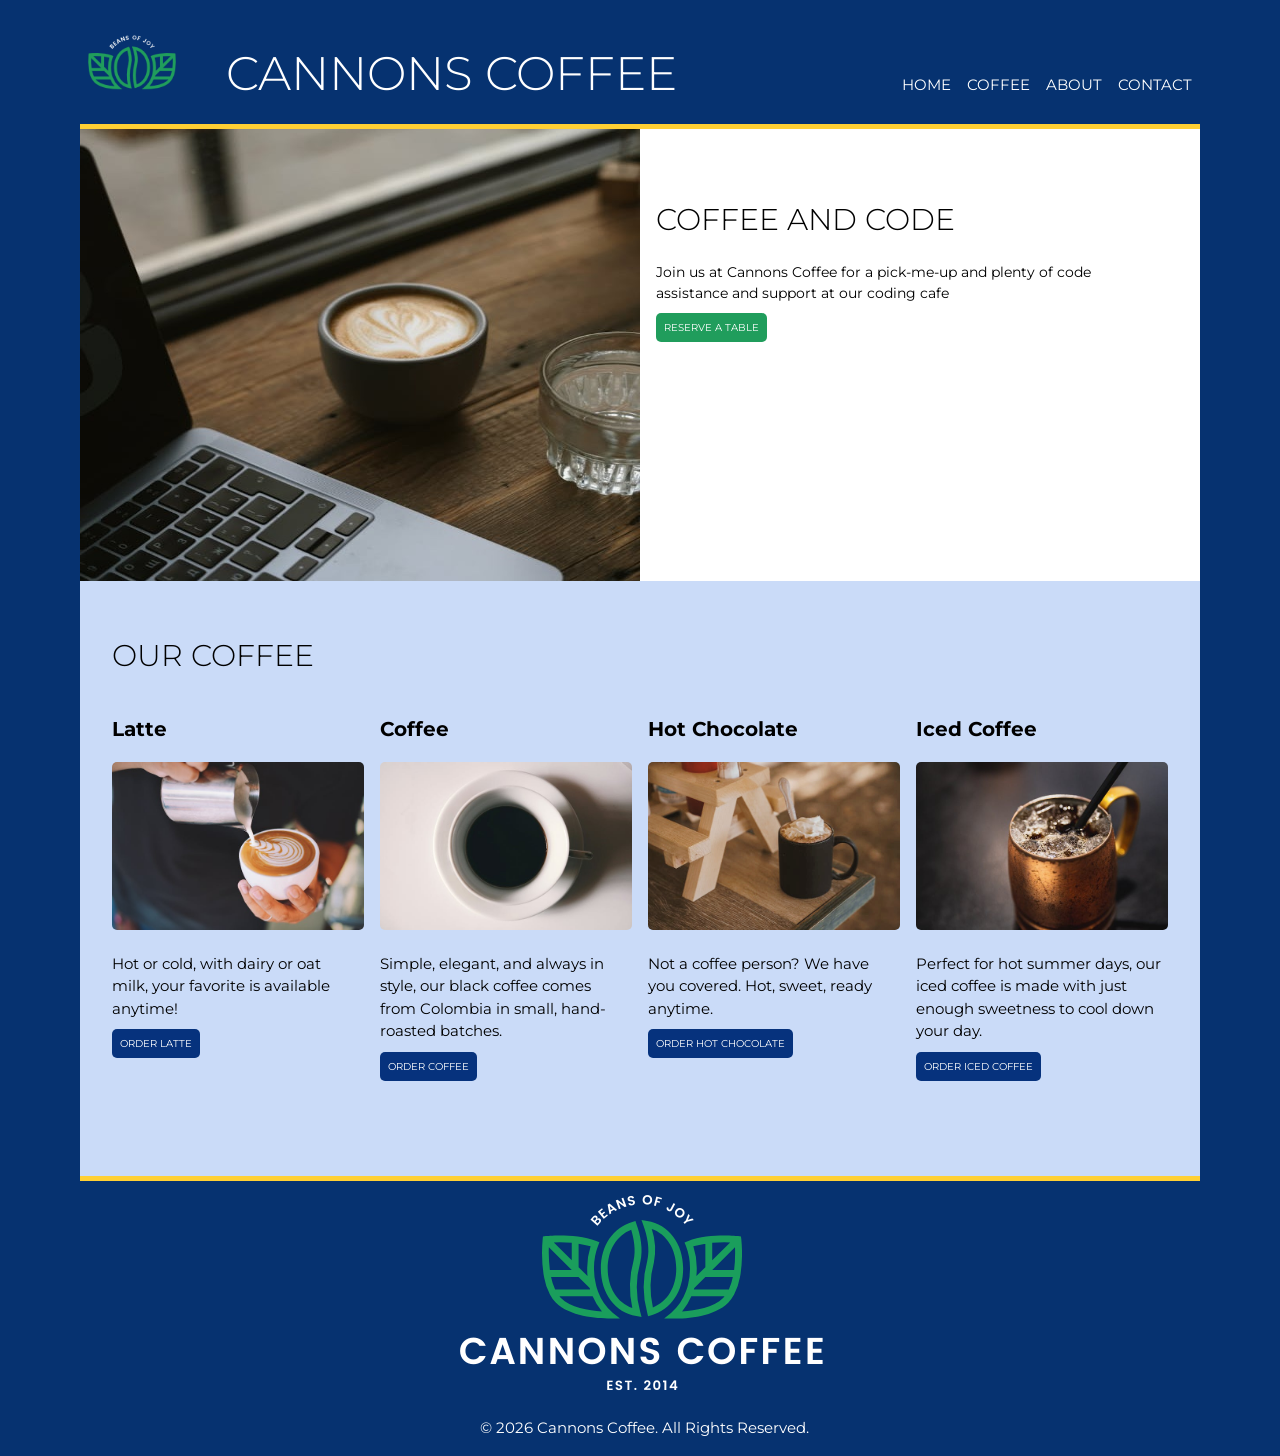
<file: index.html>
<!doctype html>
<html lang="en">
  <head>
    <meta charset="UTF-8" />
    <meta name="viewport" content="width=device-width, initial-scale=1.0" />
    <title>Cannon's Coffee</title>
    <link rel="stylesheet" href="css/styles.css" />
  </head>
  <body>
    <div class="wrapper">
      <header>
        <img
          class="logo"
          src="images/cc-logo.webp"
          alt="Cannons Coffee Logo, Beans of Joy"
        />
        <h1>CANNONS COFFEE</h1>
        <nav>
          <ul>
            <li><a href="index.html">Home</a></li>
            <!-- (link to index.html) - Hint: the value of your href will be the file path of index.html -->
            <li><a href="latte.html">Coffee</a></li>
            <!-- (link to latte.html) - Hint: the value of your href will be the file path of latte.html -->
            <li>
              <a
                href="https://joe.coffee/locations/ga/brookhaven/the-coffee-house-brookhaven-4cfa2951-f80b-4b94-889d-603ba0914e39/"
                target="_blank"
                >About</a
              >
            </li>
            <!-- (link to your favorite coffee house’s website, open in new tab) -->
            <li>
              <a href="mailto:epope1979@gmail.com" target="_blank">Contact</a>
            </li>
            <!-- (when clicked, opens an email to your professional email address. You may need to look this up!) -->
            <!-- Logo image: logo-nav.png
Alt text: Cannons Coffee Logo, Beans of Joy -->
          </ul>
        </nav>
      </header>
      <main>
        <div class="hero">
          <img
            class="photo"
            src="images/coffee-computer.jpg"
            alt="Laptop with a cup of coffee and a glass of water"
          />
          <div class="hero-card">
            <h2>Coffee and Code</h2>
            <p class="p1">
              Join us at Cannons Coffee for a pick-me-up and plenty of code
              assistance and support at our coding cafe
            </p>
            <p>
              <a
                href="https://www.opentable.com"
                target="_blank"
                class="reserve"
                >Reserve a table</a
              >
            </p>
            <!--(have the link go to any website of your choice)-->
          </div>
        </div>
        <div class="main">
          <h2>Our Coffee</h2>
          <div class="coffee-cards">
            <div class="card">
              <h3>Latte</h3>
              <img class="latte" src="images/latte.jpg" alt="Latte in a cup" />
              <p class="p3">
                Hot or cold, with dairy or oat milk, your favorite is available
                anytime!
              </p>
              <p>
                <a
                  href="https://en.wikipedia.org/wiki/Latte"
                  target="_blank"
                  class="order"
                  >Order Latte</a
                >
              </p>
              <!--(have the link go to any website of your choice) -->
              <!-- Image: latte.jpg  Alt text: Latte in a cup -->
            </div>
            <div class="card">
              <h3>Coffee</h3>
              <img
                class="coffee"
                src="images/coffee.jpg"
                alt="Coffee in a cup"
              />
              <p class="p3">
                Simple, elegant, and always in style, our black coffee comes
                from Colombia in small, hand-roasted batches.
              </p>
              <p>
                <a
                  href="https://en.wikipedia.org/wiki/Coffee"
                  target="_blank"
                  class="order"
                  >Order Coffee</a
                >
              </p>
              <!-- 				(have the link go to any website of your choice) -->
              <!-- Image: coffee.jpg  Alt text: Coffee in a cup -->
            </div>
            <div class="card">
              <h3>Hot Chocolate</h3>
              <img
                class="hot-choc"
                src="images/hotchoc.jpg"
                alt="Hot Chocolate in a cup with whipped cream"
              />
              <p class="p3">
                Not a coffee person? We have you covered. Hot, sweet, ready
                anytime.
              </p>
              <p>
                <a
                  href="https://en.wikipedia.org/wiki/Hot_chocolate"
                  target="_blank"
                  class="order"
                  >Order Hot Chocolate</a
                >
              </p>
              <!-- 					(have the link go to any website of your choice) -->
              <!-- Image: hotchoc.jpg  Alt text: Hot Chocolate in a cup with whipped cream -->
            </div>
            <div class="card">
              <h3>Iced Coffee</h3>
              <img
                class="iced-coffee"
                src="images/iced.jpg"
                alt="Iced coffee in a mug with a straw"
              />
              <p class="p3">
                Perfect for hot summer days, our iced coffee is made with just
                enough sweetness to cool down your day.
              </p>
              <p>
                <a
                  href="https://en.wikipedia.org/wiki/Iced_coffee"
                  target="_blank"
                  class="order"
                  >Order Iced Coffee</a
                >
              </p>
              <!-- 		(have the link go to any website of your choice)
				Image: iced.jpg
				Alt text: Iced coffee in a mug with a straw -->
            </div>
          </div>
        </div>
      </main>

      <footer>
        <img
          class="logo2"
          src="images/logo-footer.png"
          alt="Cannons Coffee, Beans of Joy! Est. 2014"
        />
        <p class="footer">&copy 2026 Cannons Coffee. All Rights Reserved.</p>
        <!-- Image: logo-footer.png   Alt text: Cannons Coffee, Beans of Joy! Est. 2014 -->
      </footer>
    </div>
  </body>
</html>
</file>
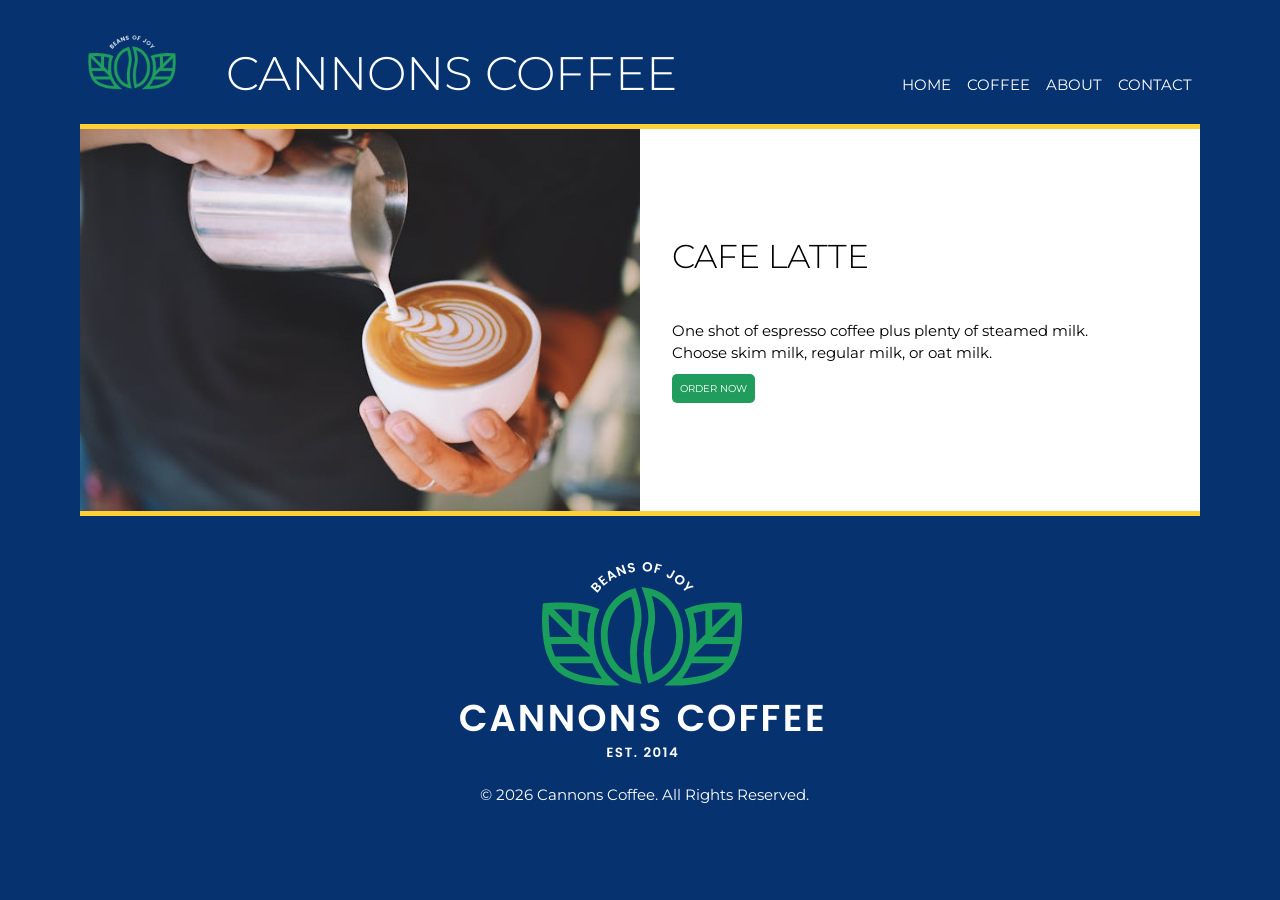
<file: latte.html>
<!doctype html>
<html lang="en">
  <head>
    <meta charset="UTF-8" />
    <meta name="viewport" content="width=device-width, initial-scale=1.0" />
    <title>Cannon's Coffee</title>
    <link rel="stylesheet" href="css/styles.css" />
  </head>
  <div class="wrapper2">
    <header>
      <img
        class="logo"
        src="images/cc-logo.webp"
        alt="Cannons Coffee Logo, Beans of Joy"
      />
      <h1>CANNONS COFFEE</h1>
      <nav>
        <ul>
          <li><a href="index.html">Home</a></li>
          <!-- (link to index.html) - Hint: the value of your href will be the file path of index.html -->
          <li><a href="latte.html">Coffee</a></li>
          <!-- (link to latte.html) - Hint: the value of your href will be the file path of latte.html -->
          <li>
            <a
              href="https://joe.coffee/locations/ga/brookhaven/the-coffee-house-brookhaven-4cfa2951-f80b-4b94-889d-603ba0914e39/"
              target="_blank"
              >About</a
            >
          </li>
          <!-- (link to your favorite coffee house’s website, open in new tab) -->
          <li>
            <a href="mailto:epope1979@gmail.com" target="_blank">Contact</a>
          </li>
          <!-- (when clicked, opens an email to your professional email address. You may need to look this up!) -->
          <!-- Logo image: logo-nav.png
Alt text: Cannons Coffee Logo, Beans of Joy -->
        </ul>
      </nav>
    </header>
    <main>
      <div class="hero2">
        <img class="photo1" src="images/latte.jpg" alt="Coffee in a cup" />
        <div class="hero-card2">
          <h4>Cafe Latte</h4>
          <p class="p2">
            One shot of espresso coffee plus plenty of steamed milk. Choose skim
            milk, regular milk, or oat milk.
          </p>
          <p>
            <a href="https://www.opentable.com" target="_blank" class="reserve"
              >Order Now
            </a>
          </p>
          <!--(have the link go to any website of your choice)-->
        </div>
      </div>
    </main>

    <footer>
      <img
        class="logo2"
        src="images/logo-footer.png"
        alt="Cannons Coffee, Beans of Joy! Est. 2014"
      />
      <p class="footer">&copy 2026 Cannons Coffee. All Rights Reserved.</p>
      <!-- Image: logo-footer.png   Alt text: Cannons Coffee, Beans of Joy! Est. 2014 -->
    </footer>
  </div>
</html>
</file>
<file: css/styles.css>
@import url("https://fonts.googleapis.com/css2?family=Montserrat:ital,wght@0,100..900;1,100..900&display=swap");
html {
  box-sizing: border-box;
}

*,
*:before,
*:after {
  box-sizing: inherit;
}
:root {
  --black: #000000;
  --catalina: #06327d;
  --bluetiful: #2b70e4;
  --vegan: #209d5c;
  --sunglow: #ffd034;
  --white: #ffffff;
  --lightblue: #cadbf8;
  --font: "Montserrat";
  --weight: 300;
  --height: 1.1667;
  --radius: 5px;
}

body {
  color: black;
  background-color: #063270;
  font-size: 1.125rem;
  line-height: 1.5;
  font-family: var(--font);
  margin: 0 auto;
}

.wrapper,
.wrapper2 {
  margin: 0 auto;
}

header {
  text-transform: uppercase;
  display: flex;
  flex-flow: row wrap;
  /* gap: 0.5rem; */
  margin: 0 auto;
  text-align: center;
  justify-content: center;
  padding-bottom: 1rem;
margin-top: 1rem;
}

.logo1 {
  width: 100px;
  
}

nav ul {
  list-style-type: none;
  padding: 0;
  /* margin: 0; */
  display: flex;
  flex-flow: row wrap;
  align-items: center;
  gap: 3rem;
  justify-content: center;
}

nav a {
  color: var(--white);
  text-decoration: none;
  font-size: 20px;
  /* margin-left: 2.5rem; */
}

h1 {
  color: var(--white);
  font-size: 3rem;
  line-height: var(--height);
  font-weight: var(--weight);
  text-transform: uppercase;
  /* margin: 0 auto; */
  text-align: center;
}

h2 {
  font-size: 4.5rem;
  line-height: var(--height);
  font-weight: var(--weight);
  text-transform: uppercase;
}

h3 {
  font-size: 20px;
  line-height: var(--height);
  font-weight: bold;
}

h4 {
  font-size: 3.6rem;
  line-height: var(--height);
  font-weight: var(--weight);
  text-transform: uppercase;
}

.reserve {
  color: var(--white);
  background-color: var(--vegan);
  border-radius: var(--radius);
  padding: 0.5rem;
  text-align: center;
  width: 13rem;
  text-transform: uppercase;
  text-decoration: none;
}

.order {
  color: var(--white);
  background-color: var(--catalina);
  border-radius: var(--radius);
  padding: 0.5rem;
  text-align: center;
  width: 10rem;
  text-transform: uppercase;
  text-decoration: none;
}

.hero,
.hero2 {
  background-color: var(--white);
  display: block;
  border-top: 5px solid var(--sunglow);
  padding: 3rem;
  margin-bottom: 2rem;
}
.hero2 {
  border-bottom: 5px solid var(--sunglow);
}

.photo {
  width: 100%;
  /* height: 350px; */
}
.photo1 {
  width: 100%;
  /* height: 350px; */
}

p {
  font-size: 20px;
  text-align: left;
  width: 285px;
}

.main {
  background-color: var(--lightblue);
  border-bottom: 5px solid var(--sunglow);
  margin-top: -3rem;
  padding: 2rem;
}

/* ---------- Coffee cards ---------- */
.coffee-cards {
  display: flex;
  flex-wrap: wrap;
  justify-content: center;
  gap: 1.5rem;
}

.card {
  width: 375px;
}

.card img {
  width: 100%;
  border-radius: var(--radius);
}

.card p {
  width: auto; /* stops the global p width from resizing cards */
}

footer {
  display: flex;
  flex-direction: column;
  align-items: center;
  /* display: flex;
	flex-flow: wrap;
	justify-content: center; */
  margin-left: 0.5rem;
}

.footer {
  color: var(--white);
  font-size: 15px;
  text-align: center;
}

/* ---------- Tablet ---------- */
@media (min-width: 650px) {
  .coffee-cards {
    width: 100%;
    gap: 1.5rem;
  }
  .card {
    width: calc((100% - 2rem) / 2);
  }
  header {
    margin-top: 0rem;
    display: flex;
    flex-flow: wrap;
	justify-content: space-around;
	align-items: center;
    padding: .5rem;

  }
  h1 {
	font-size: 52px;
align-items: center;
    margin-bottom: .5rem;
    /* margin-right: 1.8rem; */
  }
  h4 {
    font-size: 40px;
  }
  .logo1 {
    width: 100%;
  }
  nav a {
    font-size: 15px;
justify-content: space-around;
  }
  nav ul {
    padding-bottom: 1rem;
	justify-content: center;
  }
  .hero,
  .hero2 {
    display: flex;
    padding: 0;
    margin-top: -1rem;
  }
  .photo {
    width: 50%;
    height: 405px;
  }
  .photo1 {
    width: 50%;
    padding: 2rem 0;
  }
  .hero-card {
    padding: 1rem;
    height: 420px;
  }
  .hero-card2 {
    height: 350px;
    padding: 2rem;
    margin-top: -3.1em;
  }
  h2 {
    font-size: 40px;
  }
  p {
    font-size: 17px;
  }
  .main {
    padding: 2rem;
  }
  .footer {
    width: 400px;
  }
}

/* ---------- Desktop ---------- */
@media (min-width: 1000px) {
  .wrapper,
  .wrapper2 {
    margin: -2rem 5rem;
  }
  header {
	display: flex;
    flex-wrap: nowrap;
    align-items: baseline;
	justify-content: space-between;
    margin-top: 2.5rem;

  }
.logo{
	width: 5.5rem;
}
  h1 {
	/* display: flex; */
    font-size: 47px;
	/* align-items: center; */
    margin-right: 11rem;
	/* justify-content: flex-start; */
	align-items: center;
	
  }
  h2{
font-size: 30px;
width: 300px;
  }

  h4 {
    font-size: 33px;
  }
.p1{
	font-size: 14px;
	width: 475px;
}
  .p2{
	font-size: 15px;
	width: 425px;
  }
  .p3{
	font-size: 15px;
	/* width: 800px; */
  }
  nav ul {
    gap: 1rem;
  }

  nav a {
    font-size: 15px;

  }
  .photo {
    height: 452px;
    width: 50%;
  }
  .photo1 {
    width: 50%;
    padding: 0;
  }
  .hero-card2 {
    padding: -5rem;
    margin-top: 2rem;
    height: 350px;
  }
  .hero-card {
    margin-top: 2rem;
	width: 1200px;
  }
  p,
  .hero-card {
    width: 300px;
    margin-bottom: 1rem;
    font-size: 10px;
  }
  .main {
    width: 100%;
    height: 600px; /* remove if you don’t need a fixed height */
  }
  .coffee-cards {
    width: 100%;
    max-width: 1200px;
    margin: 0 auto;
    gap: 1rem;
    flex-wrap: nowrap;
    justify-content: space-between;
  }
  .card {
    width: calc((100% - 3rem) / 4); /* 4 cards, 3 gaps of 1rem */
  }
  .card p {
    width: 245px;
  }
  footer {
    display: flex;
    flex-direction: column;
    align-items: center;
  }
  
}
</file>
